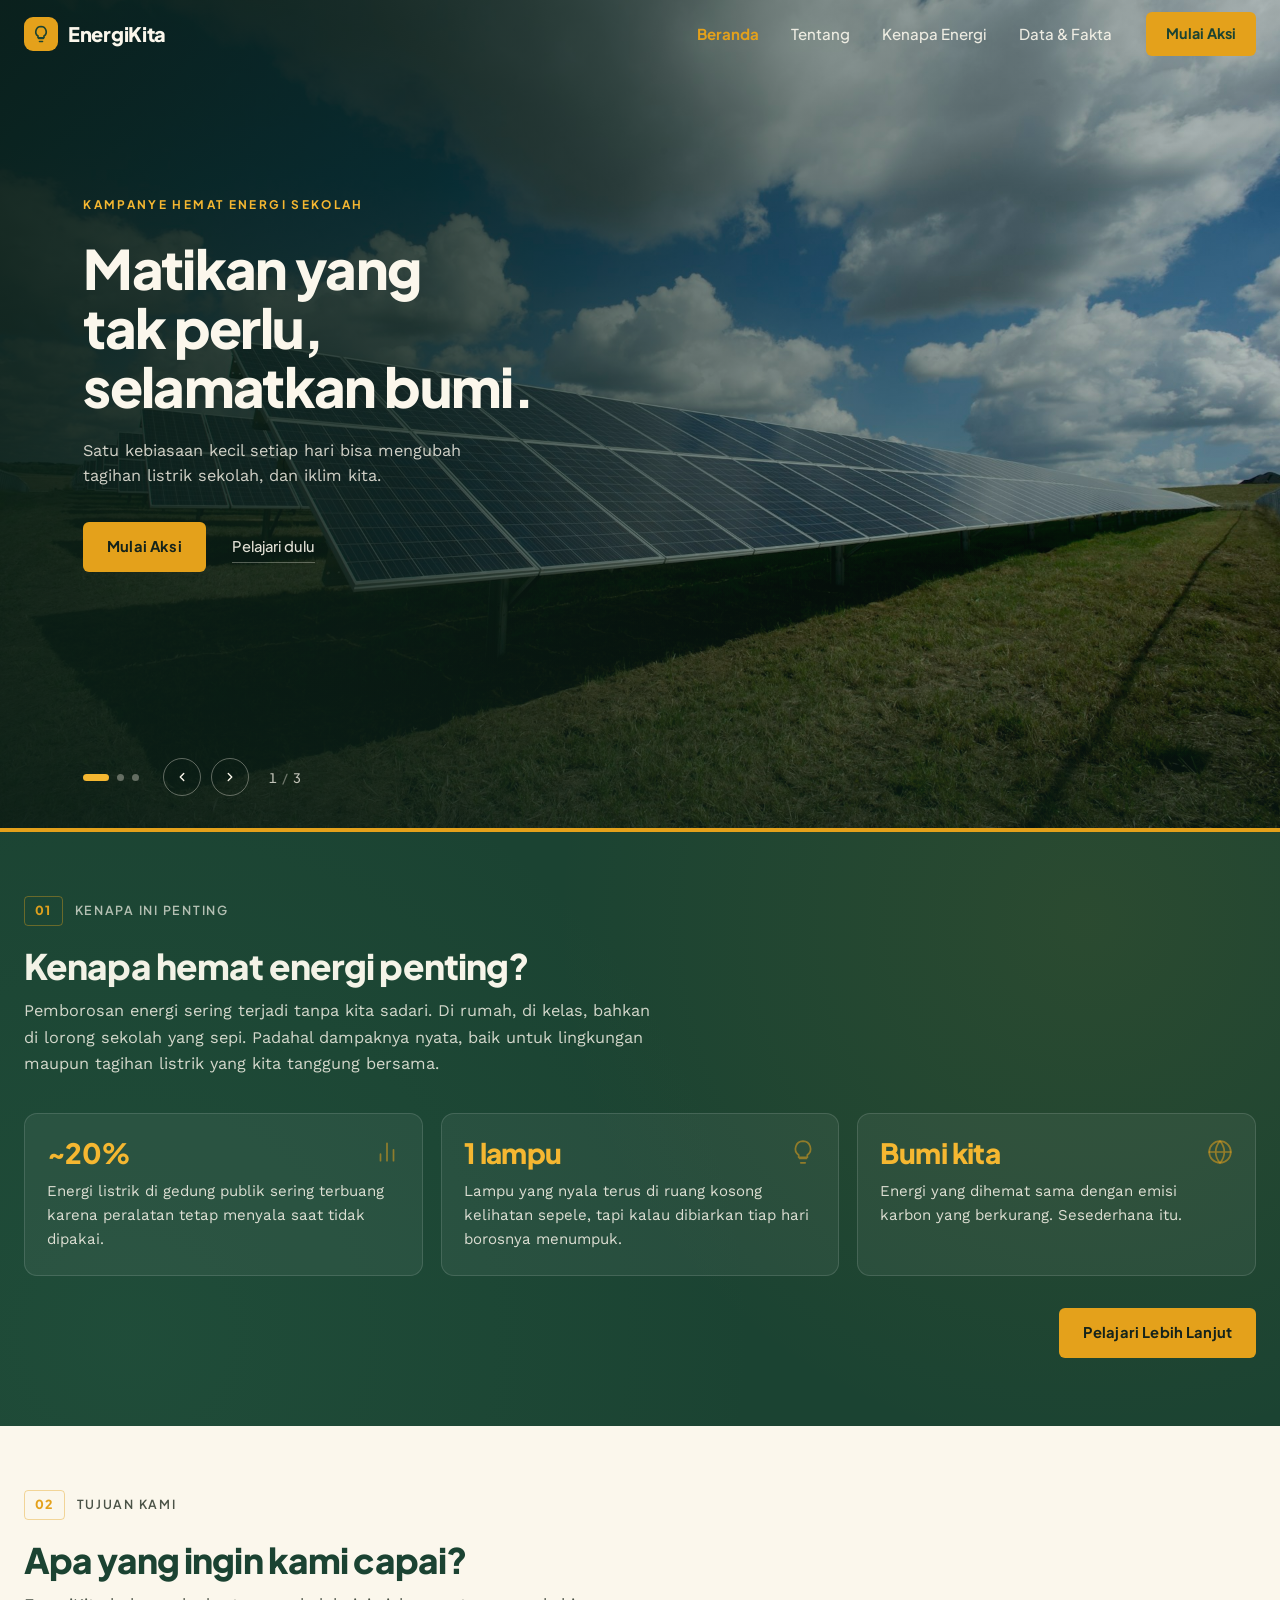
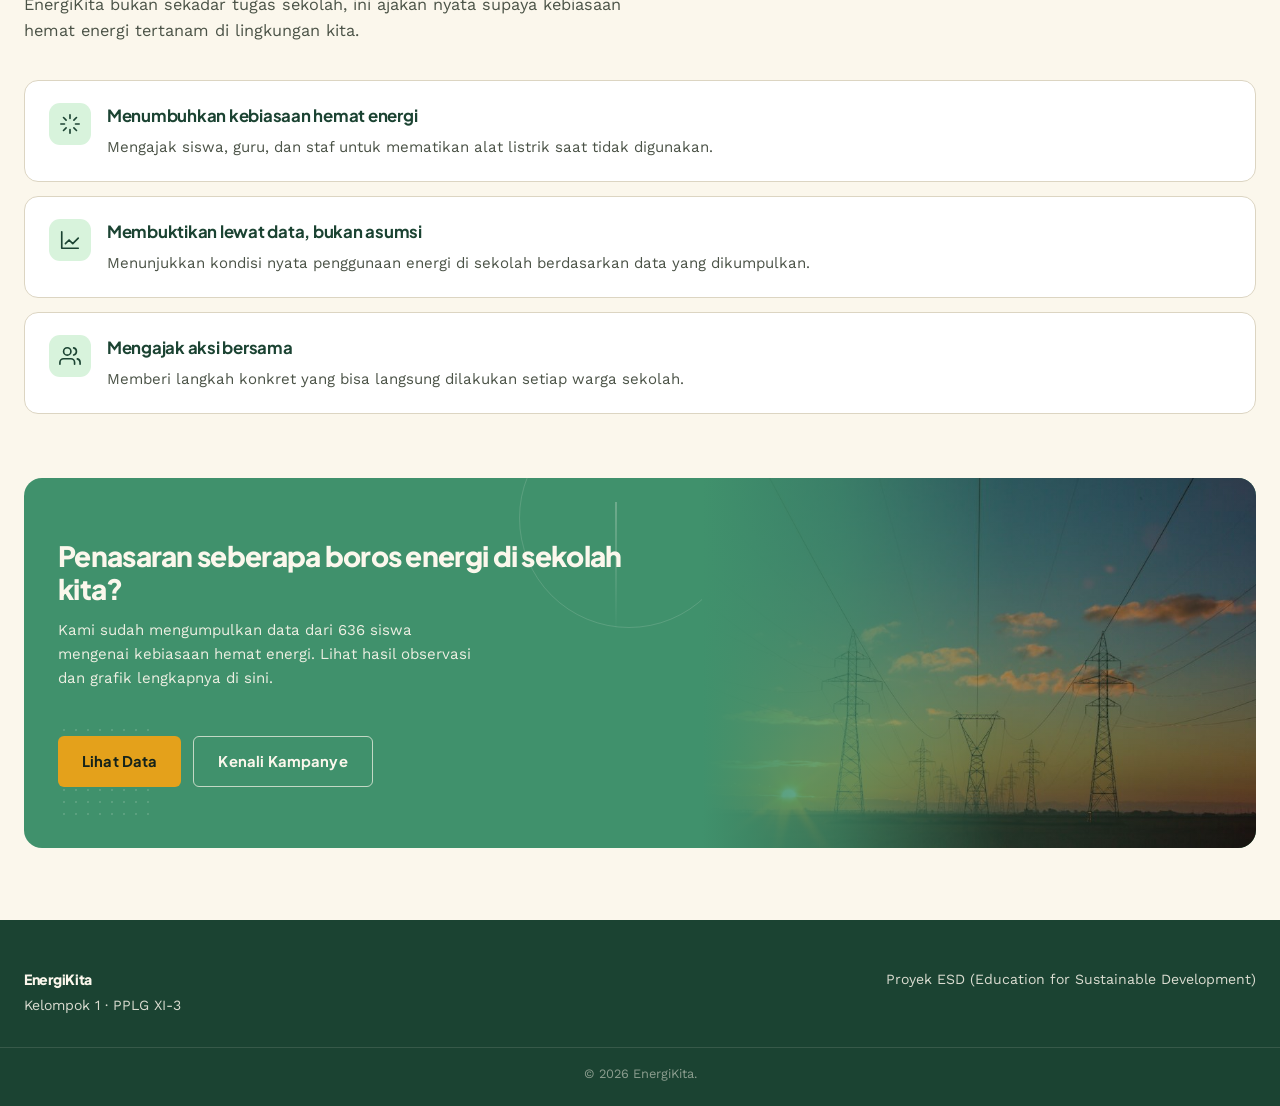
<file: index.html>
<!doctype html>
<html lang="id">
  <head>
    <meta charset="UTF-8" />
    <meta name="viewport" content="width=device-width,initial-scale=1" />
    <title>EnergiKita</title>
    <meta
      name="description"
      content="Ajakan hemat energi buat warga sekolah. Mulai dari kebiasaan kecil."
    />
    <link rel="stylesheet" href="css/style.css" />
  </head>
  <body>
    <header class="hd" id="barAtas">
      <div class="hd-in">
        <a href="index.html" class="logo">
          <span class="logo-ico" aria-hidden="true"
            ><svg
              viewBox="0 0 24 24"
              width="18"
              height="18"
              fill="none"
              stroke="currentColor"
              stroke-width="2.2"
              stroke-linecap="round"
              stroke-linejoin="round"
            >
              <path
                d="M9 18h6M10 22h4M12 2a7 7 0 0 0-4 12.7V17h8v-2.3A7 7 0 0 0 12 2z"
              /></svg
          ></span>
          <span>EnergiKita</span>
        </a>

        <button class="nav-burger" aria-label="Menu" aria-expanded="false">
          <span></span>
        </button>

        <nav class="nav">
          <ul>
            <li><a href="index.html" class="aktif">Beranda</a></li>
            <li><a href="tentang.html">Tentang</a></li>
            <li><a href="kenapa.html">Kenapa Energi</a></li>
            <li><a href="data-fakta.html">Data &amp; Fakta</a></li>
          </ul>
          <a class="nav-cta" href="tentang.html">Mulai Aksi</a>
        </nav>
      </div>
    </header>

    <main>
      <section class="hero" id="beranda">
        <div class="hero-w" id="jalur">
          <div class="hsl hsl-bg1 aktif">
            <div class="hsl-ovl"></div>
            <div class="hero-cnt">
              <span class="hero-tag">Kampanye Hemat Energi Sekolah</span>
              <h1>Matikan yang tak perlu,<br />selamatkan bumi.</h1>
              <p class="hero-p">
                Satu kebiasaan kecil setiap hari bisa mengubah tagihan listrik
                sekolah, dan iklim kita.
              </p>
              <div class="hero-btns">
                <a href="tentang.html" class="btn btn-gold">Mulai Aksi</a
                ><a href="#kenapa" class="btn-link">Pelajari dulu</a>
              </div>
            </div>
          </div>

          <div class="hsl hsl-bg2">
            <div class="hsl-ovl"></div>
            <div class="hero-cnt">
              <span class="hero-tag">Langkah Kecil, Dampak Besar</span>
              <h1>Satu lampu dimatikan,<br />satu langkah untuk bumi.</h1>
              <p class="hero-p">
                Hemat energi bukan imbauan, ini tindakan yang bisa dimulai hari
                ini, dari ruang kelas kita.
              </p>
              <div class="hero-btns">
                <a class="btn btn-gold" href="tentang.html">Mulai Sekarang</a>
                <a href="#kenapa" class="btn-link">Lihat alasannya</a>
              </div>
            </div>
          </div>

          <div class="hsl hsl-bg3">
            <div class="hsl-ovl"></div>
            <div class="hero-cnt">
              <span class="hero-tag">Aksi Bersama Warga Sekolah</span>
              <h1>Energi hemat,<br />sekolah hebat.</h1>
              <p class="hero-p">
                Keputusan kita bersama, berdasarkan data, bukan asumsi. Mari
                mulai dari sekarang.
              </p>
              <div class="hero-btns">
                <a href="tentang.html" class="btn btn-gold">Bergabung</a
                ><a href="#tujuan" class="btn-link">Tujuan kami</a>
              </div>
            </div>
          </div>
        </div>

        <div class="hero-ftr">
          <div class="ftr-in">
            <div class="ctrl">
              <div class="dots" id="titikList"></div>
              <button class="arw-prev" aria-label="Sebelumnya">
                <svg
                  viewBox="0 0 24 24"
                  width="14"
                  height="14"
                  fill="none"
                  stroke="currentColor"
                  stroke-width="2.4"
                  stroke-linecap="round"
                  stroke-linejoin="round"
                >
                  <path d="M15 18l-6-6 6-6" />
                </svg>
              </button>
              <button class="arw-next" aria-label="Berikutnya">
                <svg
                  viewBox="0 0 24 24"
                  width="14"
                  height="14"
                  fill="none"
                  stroke="currentColor"
                  stroke-width="2.4"
                  stroke-linecap="round"
                  stroke-linejoin="round"
                >
                  <path d="M9 18l6-6-6-6" />
                </svg>
              </button>
              <span class="slide-num"
                ><span id="nomorSekarang">1</span><span class="sn-sep">/</span
                ><span id="nomorTotal">3</span></span
              >
            </div>
          </div>
        </div>
      </section>

      <section class="sect-1" id="kenapa" data-bagian="01">
        <div class="sect-in">
          <div class="tag-row">
            <span class="tag-num">01</span>
            <span class="tag-lbl">Kenapa Ini Penting</span>
          </div>

          <div class="sh">
            <h2 class="sh-t">Kenapa hemat energi penting?</h2>
            <p class="sh-p">
              Pemborosan energi sering terjadi tanpa kita sadari. Di rumah, di
              kelas, bahkan di lorong sekolah yang sepi. Padahal dampaknya
              nyata, baik untuk lingkungan maupun tagihan listrik yang kita
              tanggung bersama.
            </p>
          </div>

          <div class="stat-grid">
            <div class="stat-c">
              <div class="sc-top">
                <span class="sc-num">~20%</span>
                <svg
                  class="sc-ico"
                  viewBox="0 0 24 24"
                  width="26"
                  height="26"
                  fill="none"
                  stroke="currentColor"
                  stroke-width="1.6"
                  stroke-linecap="round"
                  stroke-linejoin="round"
                >
                  <path d="M18 20V10M12 20V4M6 20v-6" />
                </svg>
              </div>
              <p>
                Energi listrik di gedung publik sering terbuang karena peralatan
                tetap menyala saat tidak dipakai.
              </p>
            </div>

            <div class="stat-c">
              <div class="sc-top">
                <span class="sc-num">1 lampu</span>
                <svg
                  class="sc-ico"
                  viewBox="0 0 24 24"
                  width="26"
                  height="26"
                  fill="none"
                  stroke="currentColor"
                  stroke-width="1.6"
                  stroke-linecap="round"
                  stroke-linejoin="round"
                >
                  <path
                    d="M9 18h6M10 22h4M12 2a7 7 0 0 0-4 12.7V17h8v-2.3A7 7 0 0 0 12 2z"
                  />
                </svg>
              </div>
              <p>
                Lampu yang nyala terus di ruang kosong kelihatan sepele, tapi
                kalau dibiarkan tiap hari borosnya menumpuk.
              </p>
            </div>

            <div class="stat-c">
              <div class="sc-top">
                <span class="sc-num">Bumi kita</span>
                <svg
                  class="sc-ico"
                  viewBox="0 0 24 24"
                  width="26"
                  height="26"
                  fill="none"
                  stroke="currentColor"
                  stroke-width="1.6"
                  stroke-linecap="round"
                  stroke-linejoin="round"
                >
                  <circle cx="12" cy="12" r="10" />
                  <path
                    d="M2 12h20M12 2a15.3 15.3 0 0 1 4 10 15.3 15.3 0 0 1-4 10 15.3 15.3 0 0 1-4-10 15.3 15.3 0 0 1 4-10z"
                  />
                </svg>
              </div>
              <p>
                Energi yang dihemat sama dengan emisi karbon yang berkurang.
                Sesederhana itu.
              </p>
            </div>
          </div>

          <div class="end-row">
            <a href="kenapa.html" class="btn btn-gold">Pelajari Lebih Lanjut</a>
          </div>
        </div>
      </section>

      <section class="sect-2" id="tujuan">
        <div class="sect-in">
          <div class="tag-row">
            <span class="tag-num">02</span>
            <span class="tag-lbl">Tujuan Kami</span>
          </div>

          <div class="sh">
            <h2 class="sh-t">Apa yang ingin kami capai?</h2>
            <p class="sh-p">
              EnergiKita bukan sekadar tugas sekolah, ini ajakan nyata supaya
              kebiasaan hemat energi tertanam di lingkungan kita.
            </p>
          </div>

          <ul class="msn-list">
            <li>
              <span class="msn-ico"
                ><svg
                  viewBox="0 0 24 24"
                  width="22"
                  height="22"
                  fill="none"
                  stroke="currentColor"
                  stroke-width="1.8"
                  stroke-linecap="round"
                  stroke-linejoin="round"
                >
                  <path
                    d="M12 2v4M12 18v4M4.93 4.93l2.83 2.83M16.24 16.24l2.83 2.83M2 12h4M18 12h4M4.93 19.07l2.83-2.83M16.24 7.76l2.83-2.83"
                  /></svg
              ></span>
              <div>
                <h3>Menumbuhkan kebiasaan hemat energi</h3>
                <p>
                  Mengajak siswa, guru, dan staf untuk mematikan alat listrik
                  saat tidak digunakan.
                </p>
              </div>
            </li>
            <li>
              <span class="msn-ico"
                ><svg
                  viewBox="0 0 24 24"
                  width="22"
                  height="22"
                  fill="none"
                  stroke="currentColor"
                  stroke-width="1.8"
                  stroke-linecap="round"
                  stroke-linejoin="round"
                >
                  <path d="M3 3v18h18" />
                  <path d="M7 16l4-4 4 4 6-6" /></svg
              ></span>
              <div>
                <h3>Membuktikan lewat data, bukan asumsi</h3>
                <p>
                  Menunjukkan kondisi nyata penggunaan energi di sekolah
                  berdasarkan data yang dikumpulkan.
                </p>
              </div>
            </li>
            <li>
              <span class="msn-ico"
                ><svg
                  viewBox="0 0 24 24"
                  width="22"
                  height="22"
                  fill="none"
                  stroke="currentColor"
                  stroke-width="1.8"
                  stroke-linecap="round"
                  stroke-linejoin="round"
                >
                  <path d="M17 21v-2a4 4 0 0 0-4-4H5a4 4 0 0 0-4 4v2" />
                  <circle cx="9" cy="7" r="4" />
                  <path
                    d="M23 21v-2a4 4 0 0 0-3-3.87M16 3.13a4 4 0 0 1 0 7.75"
                  /></svg
              ></span>
              <div>
                <h3>Mengajak aksi bersama</h3>
                <p>
                  Memberi langkah konkret yang bisa langsung dilakukan setiap
                  warga sekolah.
                </p>
              </div>
            </li>
          </ul>
        </div>
      </section>

     <section id="data-fakta" class="teaser">
<div class="sect-in">
<div class="teaser-c">

<div class="dec dec-c1" aria-hidden="true"></div>
<div class="dec dec-c2" aria-hidden="true"></div>
<div class="dec dec-c3" aria-hidden="true"></div>

<div class="teaser-txt">
  <!-- Badge span dihapus -->
  <h2>Penasaran seberapa boros energi di sekolah kita?</h2>
  <p>Kami sudah mengumpulkan data dari 636 siswa mengenai kebiasaan hemat energi. Lihat hasil observasi dan grafik lengkapnya di sini.</p>
  
  <!-- Tombol dibungkus div baru agar berdampingan -->
  <div class="teaser-btns">
    <a href="data-fakta.html" class="btn btn-gold">Lihat Data</a>
    <a href="tentang.html" class="btn btn-outline">Kenali Kampanye</a>
  </div>
</div>

<div class="teaser-img">
<img src="assets/teaser-solar.jpg" alt="Panel surya">
</div>

</div>
</div>
</section>
    </main>

    <footer class="ftr">
      <div class="foot-in">
        <div class="ftr-col">
          <p class="ftr-logo">EnergiKita</p>
          <p>Kelompok 1 · PPLG XI-3</p>
        </div>
        <div class="ftr-col">
          <p>Proyek ESD (Education for Sustainable Development)</p>
        </div>
      </div>
      <div class="ftr-copy">© 2026 EnergiKita.</div>
    </footer>

    <script src="js/script.js"></script>
  </body>
</html>
</file>
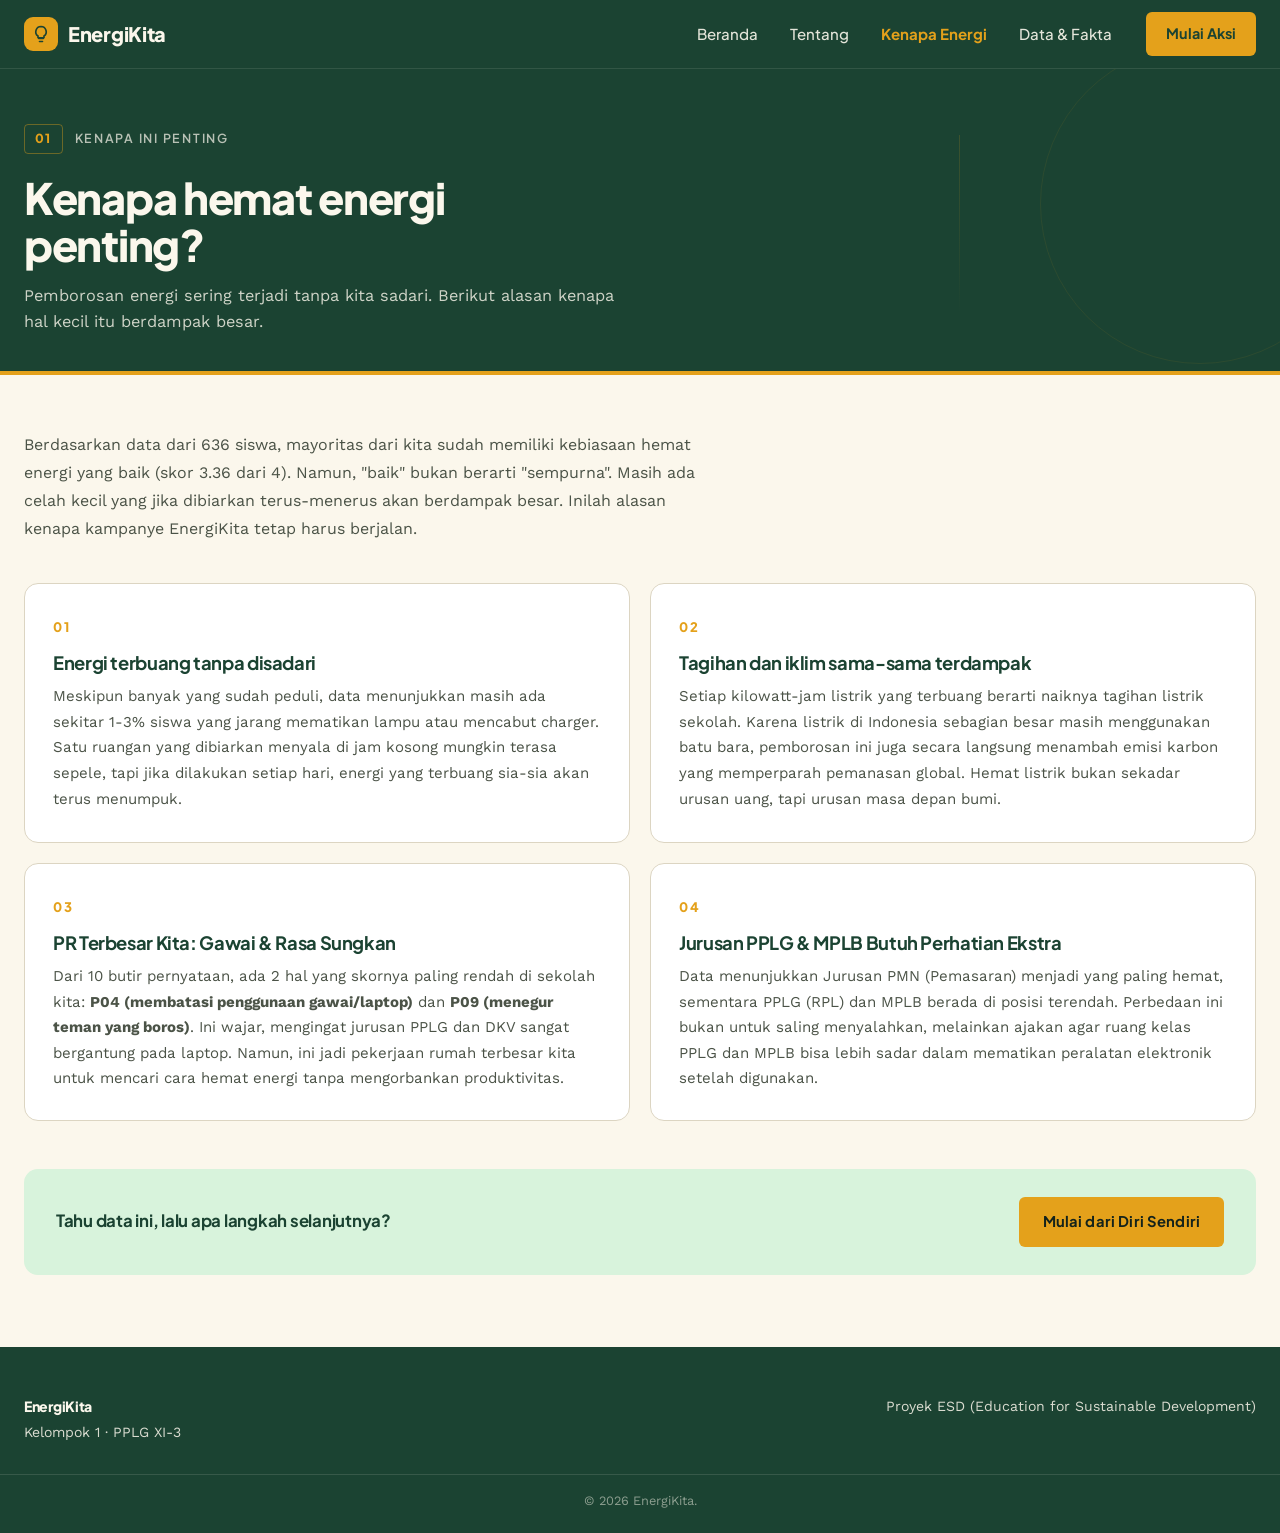
<file: kenapa.html>
<!doctype html>
<html lang="id">
  <head>
    <meta charset="UTF-8" />
    <meta name="viewport" content="width=device-width,initial-scale=1" />
    <title>Kenapa Hemat Energi Penting</title>
    <meta
      name="description"
      content="Alasan di balik kampanye hemat energi EnergiKita."
    />
    <link rel="stylesheet" href="css/style.css" />
  </head>
  <body class="hal-kenapa">
    <header class="hd" id="barAtas">
      <div class="hd-in">
        <a href="index.html" class="logo">
          <span class="logo-ico" aria-hidden="true"
            ><svg
              viewBox="0 0 24 24"
              width="18"
              height="18"
              fill="none"
              stroke="currentColor"
              stroke-width="2.2"
              stroke-linecap="round"
              stroke-linejoin="round"
            >
              <path
                d="M9 18h6M10 22h4M12 2a7 7 0 0 0-4 12.7V17h8v-2.3A7 7 0 0 0 12 2z"
              /></svg
          ></span>
          <span>EnergiKita</span>
        </a>
        <button class="nav-burger" aria-label="Menu" aria-expanded="false">
          <span></span>
        </button>
        <nav class="nav">
          <ul>
            <li><a href="index.html">Beranda</a></li>
            <li><a href="tentang.html">Tentang</a></li>
            <li><a href="kenapa.html" class="aktif">Kenapa Energi</a></li>
            <li><a href="data-fakta.html">Data &amp; Fakta</a></li>
          </ul>
          <a class="nav-cta" href="tentang.html">Mulai Aksi</a>
        </nav>
      </div>
    </header>

    <main>
      <section class="phead">
        <div class="phead-in">
          <div class="ph-dec1" aria-hidden="true"></div>
          <div class="ph-dec2" aria-hidden="true"></div>

          <div class="tag-row tag-light">
            <span class="tag-num">01</span>
            <span class="tag-lbl">Kenapa Ini Penting</span>
          </div>
          <h1>Kenapa hemat energi penting?</h1>
          <p class="phead-sub">
            Pemborosan energi sering terjadi tanpa kita sadari. Berikut alasan
            kenapa hal kecil itu berdampak besar.
          </p>
        </div>
      </section>

      <section class="story">
        <div class="story-in">
          <!-- Teks Pembuka disesuaikan dengan data (apresiasi dulu, baru beri PR) -->
          <p class="intro-p">
            Berdasarkan data dari 636 siswa, mayoritas dari kita sudah memiliki
            kebiasaan hemat energi yang baik (skor 3.36 dari 4). Namun, "baik"
            bukan berarti "sempurna". Masih ada celah kecil yang jika dibiarkan
            terus-menerus akan berdampak besar. Inilah alasan kenapa kampanye
            EnergiKita tetap harus berjalan.
          </p>

          <div class="why-grid">
            <article class="why-c">
              <span class="why-n">01</span>
              <h3>Energi terbuang tanpa disadari</h3>
              <p>
                Meskipun banyak yang sudah peduli, data menunjukkan masih ada
                sekitar 1-3% siswa yang jarang mematikan lampu atau mencabut
                charger. Satu ruangan yang dibiarkan menyala di jam kosong
                mungkin terasa sepele, tapi jika dilakukan setiap hari, energi
                yang terbuang sia-sia akan terus menumpuk.
              </p>
            </article>

            <article class="why-c">
              <span class="why-n">02</span>
              <h3>Tagihan dan iklim sama-sama terdampak</h3>
              <p>
                Setiap kilowatt-jam listrik yang terbuang berarti naiknya
                tagihan listrik sekolah. Karena listrik di Indonesia sebagian
                besar masih menggunakan batu bara, pemborosan ini juga secara
                langsung menambah emisi karbon yang memperparah pemanasan
                global. Hemat listrik bukan sekadar urusan uang, tapi urusan
                masa depan bumi.
              </p>
            </article>

            <article class="why-c">
              <span class="why-n">03</span>
              <h3>PR Terbesar Kita: Gawai & Rasa Sungkan</h3>
              <p>
                Dari 10 butir pernyataan, ada 2 hal yang skornya paling rendah
                di sekolah kita:
                <b>P04 (membatasi penggunaan gawai/laptop)</b> dan
                <b>P09 (menegur teman yang boros)</b>. Ini wajar, mengingat
                jurusan PPLG dan DKV sangat bergantung pada laptop. Namun, ini
                jadi pekerjaan rumah terbesar kita untuk mencari cara hemat
                energi tanpa mengorbankan produktivitas.
              </p>
            </article>

            <article class="why-c">
              <span class="why-n">04</span>
              <h3>Jurusan PPLG & MPLB Butuh Perhatian Ekstra</h3>
              <p>
                Data menunjukkan Jurusan PMN (Pemasaran) menjadi yang paling
                hemat, sementara PPLG (RPL) dan MPLB berada di posisi terendah.
                Perbedaan ini bukan untuk saling menyalahkan, melainkan ajakan
                agar ruang kelas PPLG dan MPLB bisa lebih sadar dalam mematikan
                peralatan elektronik setelah digunakan.
              </p>
            </article>
          </div>

          <div class="cta-end">
            <p>Tahu data ini, lalu apa langkah selanjutnya?</p>
            <a href="tentang.html" class="btn btn-gold"
              >Mulai dari Diri Sendiri</a
            >
          </div>
        </div>
      </section>
    </main>

    <footer class="ftr">
      <div class="foot-in">
        <div class="ftr-col">
          <p class="ftr-logo">EnergiKita</p>
          <p>Kelompok 1 · PPLG XI-3</p>
        </div>
        <div class="ftr-col">
          <p>Proyek ESD (Education for Sustainable Development)</p>
        </div>
      </div>
      <div class="ftr-copy">© 2026 EnergiKita.</div>
    </footer>

    <script src="js/script.js"></script>
  </body>
</html>
</file>
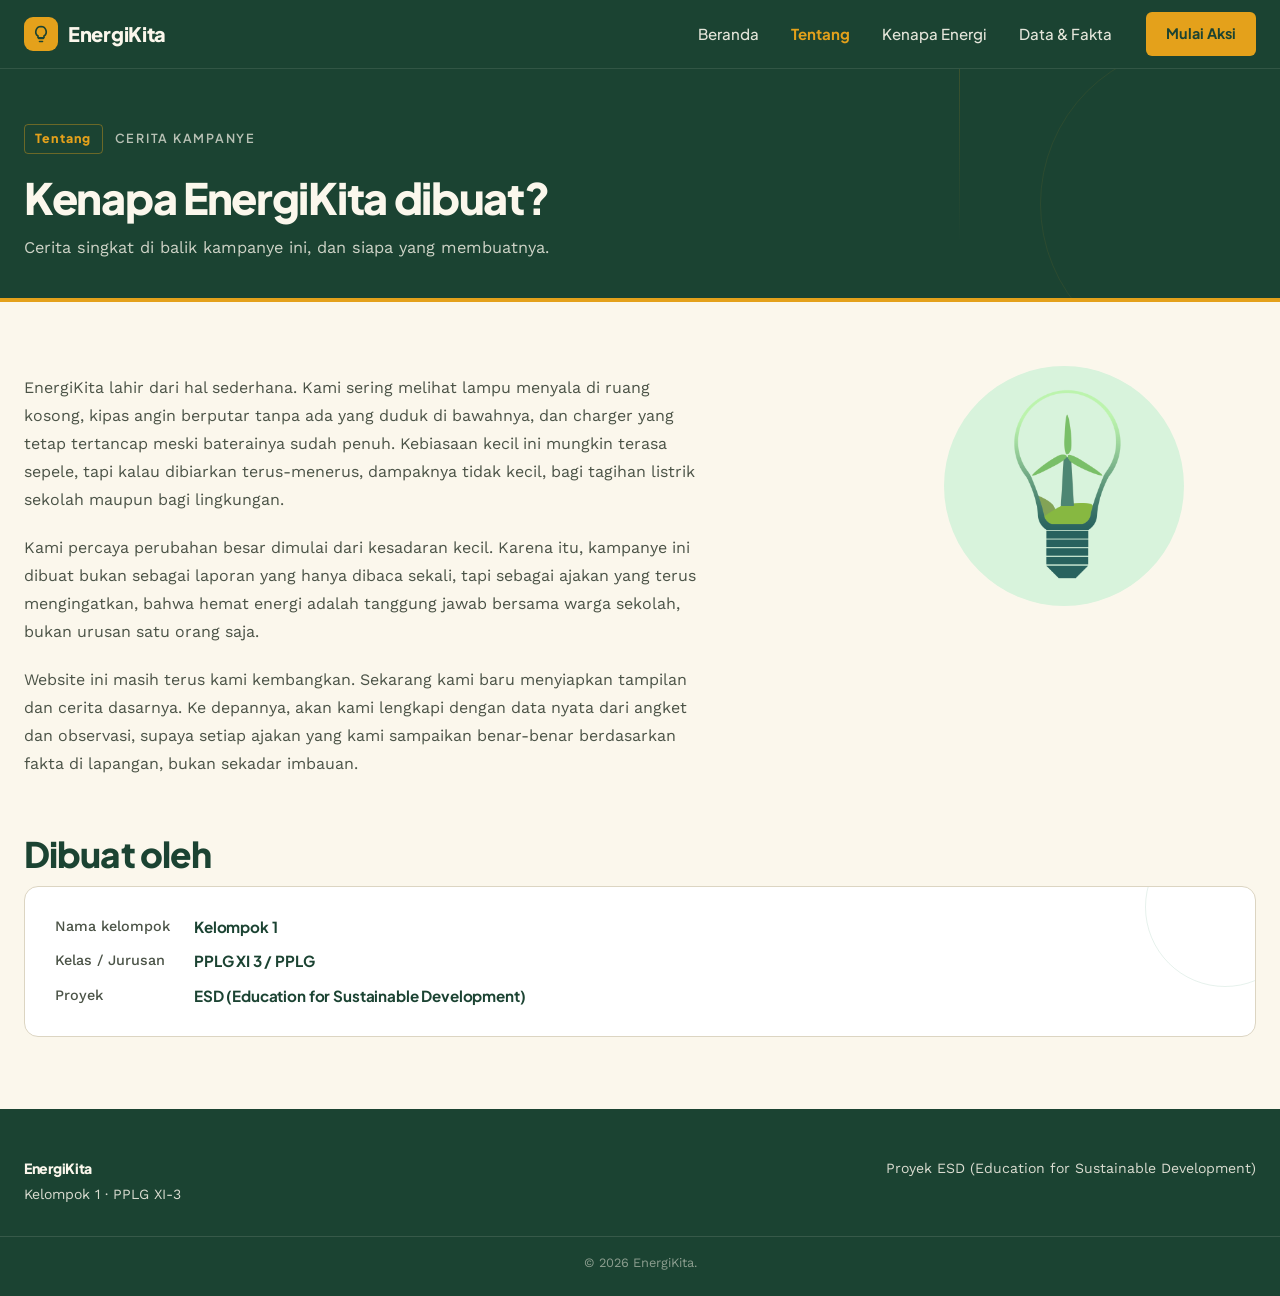
<file: tentang.html>
<!doctype html>
<html lang="id">
  <head>
    <meta charset="UTF-8" />
    <meta name="viewport" content="width=device-width,initial-scale=1" />
    <title>Tentang EnergiKita</title>
    <meta name="description" content="Cerita di balik kampanye EnergiKita." />
    <link rel="stylesheet" href="css/style.css" />
  </head>
  <body class="hal-tentang">
    <header class="hd" id="barAtas">
      <div class="hd-in">
        <a href="index.html" class="logo">
          <span class="logo-ico" aria-hidden="true"
            ><svg
              viewBox="0 0 24 24"
              width="18"
              height="18"
              fill="none"
              stroke="currentColor"
              stroke-width="2.2"
              stroke-linecap="round"
              stroke-linejoin="round"
            >
              <path
                d="M9 18h6M10 22h4M12 2a7 7 0 0 0-4 12.7V17h8v-2.3A7 7 0 0 0 12 2z"
              /></svg
          ></span>
          <span>EnergiKita</span>
        </a>
        <button class="nav-burger" aria-label="Menu" aria-expanded="false">
          <span></span>
        </button>
        <nav class="nav">
          <ul>
            <li><a href="index.html">Beranda</a></li>
            <li><a href="tentang.html" class="aktif">Tentang</a></li>
            <li><a href="kenapa.html">Kenapa Energi</a></li>
            <li><a href="data-fakta.html">Data &amp; Fakta</a></li>
          </ul>
          <a class="nav-cta" href="index.html#data-fakta">Mulai Aksi</a>
        </nav>
      </div>
    </header>

    <main>
      <section class="phead">
        <div class="phead-in">
          <div class="ph-dec1" aria-hidden="true"></div>
          <div class="ph-dec2" aria-hidden="true"></div>

          <div class="tag-row tag-light">
            <span class="tag-num">Tentang</span>
            <span class="tag-lbl">Cerita Kampanye</span>
          </div>

          <h1>Kenapa EnergiKita dibuat?</h1>
          <p class="phead-sub">
            Cerita singkat di balik kampanye ini, dan siapa yang membuatnya.
          </p>
        </div>
      </section>

      <section class="story">
        <div class="story-in">
          <div class="story-g">
            <div class="story-txt">
              <p>
                EnergiKita lahir dari hal sederhana. Kami sering melihat lampu
                menyala di ruang kosong, kipas angin berputar tanpa ada yang
                duduk di bawahnya, dan charger yang tetap tertancap meski
                baterainya sudah penuh. Kebiasaan kecil ini mungkin terasa
                sepele, tapi kalau dibiarkan terus-menerus, dampaknya tidak
                kecil, bagi tagihan listrik sekolah maupun bagi lingkungan.
              </p>
              <p>
                Kami percaya perubahan besar dimulai dari kesadaran kecil.
                Karena itu, kampanye ini dibuat bukan sebagai laporan yang hanya
                dibaca sekali, tapi sebagai ajakan yang terus mengingatkan,
                bahwa hemat energi adalah tanggung jawab bersama warga sekolah,
                bukan urusan satu orang saja.
              </p>
              <p>
                Website ini masih terus kami kembangkan. Sekarang kami baru
                menyiapkan tampilan dan cerita dasarnya. Ke depannya, akan kami
                lengkapi dengan data nyata dari angket dan observasi, supaya
                setiap ajakan yang kami sampaikan benar-benar berdasarkan fakta
                di lapangan, bukan sekadar imbauan.
              </p>
            </div>

            <div class="illus">
              <div class="illus-c">
                <img
                  src="assets/lampu.png"
                  alt="Ilustrasi lampu hemat energi"
                />
              </div>
            </div>
          </div>

          <h2 class="sh-t id-head">Dibuat oleh</h2>
          <div class="id-card">
            <div class="id-dec"></div>
            <dl>
              <dt>Nama kelompok</dt>
              <dd>Kelompok 1</dd>
              <dt>Kelas / Jurusan</dt>
              <dd>PPLG XI 3 / PPLG</dd>
              <dt>Proyek</dt>
              <dd>ESD (Education for Sustainable Development)</dd>
            </dl>
          </div>
        </div>
      </section>
    </main>

    <footer class="ftr">
      <div class="foot-in">
        <div class="ftr-col">
          <p class="ftr-logo">EnergiKita</p>
          <p>Kelompok 1 · PPLG XI-3</p>
        </div>
        <div class="ftr-col">
          <p>Proyek ESD (Education for Sustainable Development)</p>
        </div>
      </div>
      <div class="ftr-copy">© 2026 EnergiKita.</div>
    </footer>

    <script src="js/script.js"></script>
  </body>
</html>
</file>
<file: css/style.css>
@import url("https://fonts.googleapis.com/css2?family=Plus+Jakarta+Sans:wght@400;500;700;800&family=Work+Sans:wght@400;500;600&display=swap");

/* EnergiKita
   ditulis 12 maret, revisi terakhir sebelum dikumpulin
   warna utama: hijau #1B4332, gold #E4A11B, background krem #FBF7EC
   font: Plus Jakarta Sans buat header, Work Sans buat body */

*,
*::before,
*::after {
  box-sizing: border-box;
}

body {
  margin: 0;
  background: #fbf7ec;
  color: #21261f;
  font-family: "Work Sans", system-ui, sans-serif;
  -webkit-font-smoothing: antialiased;
  line-height: 1.6;
}

html {
  scroll-behavior: smooth;
  scroll-padding-top: 80px;
}

img,
svg {
  max-width: 100%;
  display: block;
  height: auto;
}

ul,
ol {
  list-style: none;
  margin: 0;
  padding: 0;
}

a {
  color: inherit;
}

/* HEADER --- dulu sempet mau transparan terus, tapi ga kebaca pas scroll, jadinya ada .sticky */

.hd {
  position: fixed;
  top: 0;
  left: 0;
  right: 0;
  z-index: 100;
  background: transparent;
  border-bottom: 1px solid transparent;
  -webkit-transition:
    background 0.3s ease,
    border-color 0.3s ease;
  transition:
    background 0.3s ease,
    border-color 0.3s ease,
    backdrop-filter 0.3s ease;
}
.hd.sticky {
  background: rgba(251, 247, 236, 0.96);
  backdrop-filter: blur(10px);
  -webkit-backdrop-filter: blur(10px);
  border-bottom-color: #dcd5c2;
}

.hd-in {
  max-width: 1280px;
  margin: 0 auto;
  padding: 0 24px;
  display: flex;
  align-items: center;
  justify-content: space-between;
  min-height: 68px;
  gap: 20px;
  width: 100%;
}

.logo {
  display: flex;
  align-items: center;
  gap: 10px;
  font-family: "Plus Jakarta Sans", system-ui, sans-serif;
  font-weight: 800;
  font-size: 1.25rem;
  letter-spacing: -0.015em;
  color: #fbf7ec;
  text-decoration: none;
  transition: color 0.3s;
  flex-shrink: 0;
}

.logo-ico {
  width: 34px;
  height: 34px;
  border-radius: 9px;
  background: #e4a11b;
  display: grid;
  place-items: center;
  color: #1b4332;
  flex-shrink: 0;
  line-height: 1;
}

.hd.sticky .logo {
  color: #1b4332;
}

.nav-burger {
  display: none;
  background: none;
  border: 2px solid rgba(251, 247, 236, 0.8);
  border-radius: 8px;
  width: 42px;
  height: 38px;
  cursor: pointer;
  position: relative;
  transition: border-color 0.3s;
}

.hd.sticky .nav-burger {
  border-color: #1b4332;
}

.nav-burger span,
.nav-burger span::before,
.nav-burger span::after {
  content: "";
  position: absolute;
  left: 9px;
  right: 9px;
  height: 2px;
  background: #fbf7ec;
  transition:
    transform 0.2s ease,
    background 0.3s ease;
}
.hd.sticky .nav-burger span,
.hd.sticky .nav-burger span::before,
.hd.sticky .nav-burger span::after {
  background: #1b4332;
}

.nav-burger span {
  top: 18px;
}
.nav-burger span::before {
  top: -7px;
}
.nav-burger span::after {
  top: 7px;
}

.nav {
  display: flex;
  align-items: center;
  gap: 8px;
}
.nav ul {
  display: flex;
  align-items: center;
  gap: 4px;
}
.nav ul a {
  display: inline-block;
  padding: 8px 14px;
  text-decoration: none;
  font-family: "Plus Jakarta Sans", system-ui, sans-serif;
  font-weight: 500;
  font-size: 0.94rem;
  color: rgba(251, 247, 236, 0.9);
  border-radius: 6px;
  transition: color 0.2s;
  outline: none;
}
.nav ul a:hover {
  color: #e4a11b;
}
.nav ul a.aktif {
  color: #e4a11b;
  font-weight: 700;
}

.hd.sticky .nav ul a {
  color: #4b5347;
}
.hd.sticky .nav ul a:hover,
.hd.sticky .nav ul a.aktif {
  color: #1b4332;
}

.nav-cta {
  display: inline-flex;
  align-items: center;
  padding: 10px 20px;
  background: #e4a11b;
  color: #1b4332;
  font-family: "Plus Jakarta Sans", system-ui, sans-serif;
  font-weight: 700;
  font-size: 0.9rem;
  text-decoration: none;
  border-radius: 6px;
  transition:
    background 0.2s,
    transform 0.15s ease;
  margin-left: 12px;
  white-space: nowrap;
  border: 0;
}
.nav-cta:hover {
  background: #f5b731;
  transform: translateY(-1px);
}

.hal-tentang .hd, .hal-kenapa .hd, .hal-data .hd {
  background: #1B4332;
  border-bottom-color: rgba(251,247,236,.1)
}

/* TOMBOL — 3 varian: gold (isi), link (underline), outline (garis) */

.btn {
  display: inline-flex;
  align-items: center;
  padding: 13px 24px;
  border-radius: 6px;
  font-family: "Plus Jakarta Sans", system-ui, sans-serif;
  font-weight: 700;
  font-size: 0.92rem;
  text-decoration: none;
  letter-spacing: 0.01em;
  white-space: nowrap;
  transition: all 0.2s ease;
  cursor: pointer;
}

.btn-gold {
  background: #e4a11b;
  color: #14231b;
}
.btn-gold:hover {
  background: #f5b731;
  transform: translateY(-2px);
  -webkit-box-shadow: 0 10px 24px rgba(228, 161, 27, 0.3);
  box-shadow: 0 10px 24px rgba(228, 161, 27, 0.3);
}

.btn-link {
  display: inline-flex;
  align-items: center;
  color: rgba(251, 247, 236, 0.9);
  font-family: "Plus Jakarta Sans", system-ui, sans-serif;
  font-size: 0.92rem;
  font-weight: 500;
  text-decoration: none;
  padding: 4px 0;
  border-bottom: 1px solid rgba(251, 247, 236, 0.3);
  transition:
    color 0.2s,
    border-color 0.2s;
}
.btn-link:hover {
  color: #f5b731;
  border-bottom-color: #f5b731;
}

.btn-outline {
  background: transparent;
  border: 1.5px solid #1b4332;
  color: #1b4332;
}
.btn-outline:hover {
  background: #1b4332;
  color: #fbf7ec;
}

/* HERO
   padding kiri teks pakai clamp karena sempet kepotong di laptop 13 inch punya bu guru */

.hero {
  position: relative;
  height: 92vh;
  min-height: 620px;
  max-height: 860px;
  overflow: hidden;
  background: #0b1f17;
}

.hero-w {
  position: relative;
  width: 100%;
  height: 100%;
}

.hsl {
  position: absolute;
  inset: 0;
  background-size: cover;
  background-position: center;
  opacity: 0;
  transition: opacity 1.1s ease-out;
  pointer-events: none;
}

.hsl-bg1 {
  background-image: url("../assets/hero-1.jpg");
}
.hsl-bg2 {
  background-image: url("../assets/hero-2.jpg");
}
.hsl-bg3 {
  background-image: url("../assets/hero-3.jpg");
}

.hsl.aktif {
  opacity: 1;
  pointer-events: auto;
}

.hsl-ovl {
  position: absolute;
  inset: 0;
  background:
    linear-gradient(
      100deg,
      rgba(11, 31, 23, 0.92) 0%,
      rgba(11, 31, 23, 0.78) 32%,
      rgba(11, 31, 23, 0.42) 62%,
      rgba(11, 31, 23, 0.18) 100%
    ),
    linear-gradient(to top, rgba(11, 31, 23, 0.55) 0%, rgba(11, 31, 23, 0) 35%);
}

.hero-cnt {
  position: relative;
  z-index: 2;
  height: 100%;
  display: flex;
  flex-direction: column;
  justify-content: center;
  align-items: flex-start;
  text-align: left;
  padding-top: 100px;
  padding-bottom: 160px;
  padding-left: clamp(40px, 6.5vw, 120px);
  padding-right: clamp(24px, 4vw, 80px);
  max-width: 640px;
}

.hero-tag {
  display: inline-block;
  font-family: "Plus Jakarta Sans", system-ui, sans-serif;
  font-size: 0.74rem;
  font-weight: 700;
  letter-spacing: 0.2em;
  text-transform: uppercase;
  color: #f5b731;
  margin-bottom: 24px;
}

.hero-cnt h1 {
  font-family: "Plus Jakarta Sans", system-ui, sans-serif;
  font-size: clamp(2rem, 4.3vw, 3.4rem);
  line-height: 1.08;
  margin: 0 0 22px;
  color: #fbf7ec;
  font-weight: 800;
  letter-spacing: -0.03em;
  text-wrap: balance;
}

.hero-p {
  max-width: 44ch;
  color: rgba(251, 247, 236, 0.82);
  margin: 0 0 34px;
  font-size: 1.02rem;
  line-height: 1.55;
}

.hero-btns {
  display: inline-flex;
  align-items: center;
  gap: 26px;
  flex-wrap: wrap;
}

/* HERO FOOTER - kontrol slide */

.hero-ftr {
  position: absolute;
  left: 0;
  right: 0;
  bottom: 0;
  z-index: 5;
  padding-bottom: 32px;
}

.ftr-in {
  padding-left: clamp(40px, 6.5vw, 120px);
  padding-right: clamp(24px, 4vw, 80px);
  display: flex;
  align-items: center;
  justify-content: flex-start;
  gap: 24px;
  width: 100%;
}

.ctrl {
  display: flex;
  align-items: center;
  gap: 10px;
}
.dots {
  display: flex;
  align-items: center;
  gap: 8px;
  margin-right: 14px;
}

.dot {
  width: 7px;
  height: 7px;
  border-radius: 50%;
  border: 0;
  background: rgba(251, 247, 236, 0.35);
  cursor: pointer;
  padding: 0;
  transition:
    background 0.3s,
    width 0.35s;
}
.dot.aktif {
  background: #f5b731;
  width: 26px;
  border-radius: 4px;
}

.arw-prev,
.arw-next {
  width: 38px;
  height: 38px;
  border-radius: 50%;
  border: 1.2px solid rgba(251, 247, 236, 0.35);
  background: transparent;
  color: #fbf7ec;
  cursor: pointer;
  display: grid;
  place-items: center;
  transition:
    background 0.2s,
    border-color 0.2s;
  padding: 0;
}
.arw-prev:hover,
.arw-next:hover {
  background: rgba(251, 247, 236, 0.12);
  border-color: rgba(251, 247, 236, 0.7);
}

.slide-num {
  margin-left: 10px;
  font-family: "Plus Jakarta Sans", system-ui, sans-serif;
  font-size: 0.82rem;
  font-weight: 500;
  letter-spacing: 0.06em;
  color: rgba(251, 247, 236, 0.75);
  font-variant-numeric: tabular-nums;
}
.sn-sep {
  margin: 0 4px;
  opacity: 0.5;
}

/* SECTION 01 - kenapa hemat energi penting */

.sect-1 {
  background: #1b4332;
  color: #fbf7ec;
  overflow: hidden;
  position: relative;
  padding: 64px 0 68px;
  border-top: 4px solid #e4a11b;
}
.sect-1 .sh-t,
.sect-1 .sh-p {
  color: #fbf7ec;
}
.sect-1 .sh-p {
  opacity: 0.82;
}

.sect-1::before {
  content: "";
  position: absolute;
  inset: 0;
  background-image:
    radial-gradient(
      circle at 85% 15%,
      rgba(228, 161, 27, 0.08) 0,
      transparent 45%
    ),
    radial-gradient(
      circle at 10% 85%,
      rgba(64, 145, 108, 0.12) 0,
      transparent 50%
    );
  pointer-events: none;
}

.tag-row {
  display: flex;
  align-items: center;
  gap: 12px;
  margin-bottom: 20px;
}
.tag-num {
  font-size: 0.78rem;
  font-weight: 800;
  color: #e4a11b;
  letter-spacing: 0.1em;
  padding: 4px 10px;
  border: 1px solid rgba(228, 161, 27, 0.4);
  border-radius: 4px;
  font-family: "Plus Jakarta Sans", system-ui, sans-serif;
}
.tag-lbl {
  font-size: 0.78rem;
  font-weight: 600;
  letter-spacing: 0.14em;
  text-transform: uppercase;
  color: #4b5347;
  font-family: "Plus Jakarta Sans", system-ui, sans-serif;
}

.sect-1 .tag-lbl,
.tag-light .tag-lbl {
  color: rgba(251, 247, 236, 0.7);
}
.tag-light .tag-num {
  color: #e4a11b;
}

.sh {
  margin-bottom: 36px;
}

.sh-t {
  font-family: "Plus Jakarta Sans", system-ui, sans-serif;
  font-size: clamp(1.7rem, 3vw, 2.2rem);
  color: #1b4332;
  margin: 0 0 12px;
  font-weight: 800;
  letter-spacing: -0.025em;
  line-height: 1.15;
}
.sh-p {
  color: #4b5347;
  max-width: 64ch;
  margin: 0;
  font-size: 1.02rem;
}

.stat-grid {
  display: grid;
  grid-template-columns: repeat(3, 1fr);
  gap: 18px;
  position: relative;
  z-index: 1;
}

.stat-c {
  background: rgba(255, 255, 255, 0.055);
  border: 1px solid rgba(255, 255, 255, 0.13);
  border-radius: 13px;
  padding: 24px 22px;
  transition: all 0.25s ease;
}
.stat-c:hover {
  background: rgba(255, 255, 255, 0.1);
  border-color: rgba(228, 161, 27, 0.45);
  transform: translateY(-3px);
}

.sc-top {
  display: flex;
  align-items: center;
  justify-content: space-between;
  margin-bottom: 12px;
}

.sc-num {
  font-family: "Plus Jakarta Sans", system-ui, sans-serif;
  font-size: 1.75rem;
  color: #f5b731;
  font-weight: 800;
  line-height: 1.05;
  letter-spacing: -0.02em;
}
.sc-ico {
  color: rgba(228, 161, 27, 0.55);
  flex-shrink: 0;
}
.stat-c p {
  margin: 0;
  color: rgba(251, 247, 236, 0.85);
  font-size: 0.94rem;
  line-height: 1.6;
}

.end-row {
  margin-top: 32px;
  display: flex;
  align-items: center;
  justify-content: flex-end;
  gap: 20px;
  flex-wrap: wrap;
  position: relative;
  z-index: 1;
}

/* SECTION 02 - misi */

.sect-2 {
  background: #fbf7ec;
  padding: 64px 0;
}

.msn-list {
  display: grid;
  gap: 14px;
}

.msn-list li {
  display: flex;
  gap: 16px;
  align-items: flex-start;
  padding: 22px 24px;
  background: #fff;
  border: 1px solid #dcd5c2;
  border-radius: 14px;
  transition:
    box-shadow 0.25s,
    border-color 0.25s ease,
    transform 0.25s;
}
.msn-list li:hover {
  box-shadow: 0 8px 24px rgba(27, 67, 50, 0.09);
  border-color: #40916c;
  transform: translateY(-2px);
}

.msn-ico {
  flex-shrink: 0;
  width: 42px;
  height: 42px;
  border-radius: 11px;
  background: #d8f3dc;
  display: grid;
  place-items: center;
  color: #1b4332;
}

.msn-list h3 {
  margin: 0 0 5px;
  font-family: "Plus Jakarta Sans", system-ui, sans-serif;
  font-size: 1.05rem;
  color: #1b4332;
  font-weight: 700;
  letter-spacing: -0.015em;
}
.msn-list p {
  margin: 0;
  color: #4b5347;
  font-size: 0.94rem;
}

/* TEASER */

.teaser {
  background: #fbf7ec;
  padding: 0 0 72px;
}

.teaser-c {
  position: relative;
  background: #40916c;
  color: #fbf7ec;
  border-radius: 18px;
  overflow: hidden;
  display: flex;
  align-items: stretch;
  min-height: 300px;
}

.dec {
  position: absolute;
  pointer-events: none;
}
.dec-c1 {
  width: 220px;
  height: 220px;
  border-radius: 50%;
  border: 1.5px solid rgba(251, 247, 236, 0.14);
  top: -70px;
  right: 42%;
}
.dec-c2 {
  width: 100px;
  height: 100px;
  background-image: radial-gradient(
    circle,
    rgba(251, 247, 236, 0.14) 1.5px,
    transparent 1.5px
  );
  background-size: 12px 12px;
  bottom: 24px;
  left: 34px;
  z-index: 1;
}
.dec-c3 {
  width: 1.5px;
  height: 130px;
  background: linear-gradient(
    to bottom,
    rgba(251, 247, 236, 0.25),
    transparent
  );
  top: 24px;
  left: 48%;
}

.teaser-txt {
  flex: 1 1 55%;
  padding: 36px 34px;
  position: relative;
  z-index: 2;
  display: flex;
  flex-direction: column;
  justify-content: center;
}

.badge-soon {
  display: inline-block;
  background: rgba(228, 161, 27, 0.22);
  border: 1px solid rgba(228, 161, 27, 0.55);
  color: #f5b731;
  font-family: "Plus Jakarta Sans", system-ui, sans-serif;
  font-size: 0.72rem;
  font-weight: 800;
  padding: 5px 12px;
  border-radius: 4px;
  margin-bottom: 18px;
  letter-spacing: 0.1em;
  text-transform: uppercase;
  width: fit-content;
}

.badge-live {
  background: rgba(64, 145, 108, 0.9); /* Warna hijau daun */
  border-color: #1B4332;
  color: #FBF7EC;
}

.teaser-txt h2 {
  font-family: "Plus Jakarta Sans", system-ui, sans-serif;
  margin: 0 0 12px;
  font-size: clamp(1.35rem, 2.4vw, 1.75rem);
  line-height: 1.2;
  font-weight: 800;
  letter-spacing: -0.025em;
  color: #fbf7ec;
}
.teaser-txt p {
  margin: 0 0 22px;
  max-width: 46ch;
  opacity: 0.92;
  font-size: 0.94rem;
  line-height: 1.6;
}
.teaser-txt .btn-outline { 
  border-color: rgba(251,247,236,.75); 
  color: #fbf7ec; 
  width: fit-content 
}
.teaser-txt .btn-outline:hover {
  background: #fbf7ec;
  color: #40916c;
  border-color: #fbf7ec;
}

/* Wadah untuk menyejajarkan tombol di dalam teaser */
.teaser-btns {
  display: flex;
  gap: 12px;
  flex-wrap: wrap;
  margin-top: 24px;
}

/* Memastikan tombol di teaser tidak melebar penuh */
.teaser-btns .btn {
  width: fit-content;
}

/* Menyesuaikan warna tombol outline di background hijau */
.teaser-btns .btn-outline {
  border-color: rgba(251,247,236, 0.7);
  color: #FBF7EC;
}

.teaser-btns .btn-outline:hover {
  background: #FBF7EC;
  color: #40916C;
  border-color: #FBF7EC;
}

.teaser-img {
  flex: 1 1 45%;
  position: relative;
  overflow: hidden;
}
.teaser-img img {
  width: 100%;
  height: 100%;
  object-fit: cover;
}
.teaser-img::before {
  content: "";
  position: absolute;
  inset: 0;
  background: linear-gradient(
    to right,
    #40916c 0%,
    rgba(64, 145, 108, 0.75) 25%,
    rgba(64, 145, 108, 0.25) 55%,
    transparent 100%
  );
  z-index: 1;
  pointer-events: none;
}

/* HALAMAN DALAM - tentang.html sama kenapa.html */

.hal-tentang main,
.hal-kenapa main {
  padding-top: 68px;
}

.phead {
  background: #1b4332;
  color: #fbf7ec;
  overflow: hidden;
  position: relative;
  border-bottom: 4px solid #e4a11b;
  padding: 56px 0 36px;
}

.phead-in {
  max-width: 1280px;
  margin: 0 auto;
  padding: 0 24px;
  width: 100%;
  position: relative;
}

.ph-dec1 {
  position: absolute;
  width: 320px;
  height: 320px;
  border-radius: 50%;
  border: 1.5px solid rgba(228, 161, 27, 0.15);
  top: -80px;
  right: -80px;
  pointer-events: none;
  opacity: 0.55;
}

.ph-dec2 {
  position: absolute;
  width: 1.5px;
  height: 180px;
  background: linear-gradient(to bottom, rgba(228, 161, 27, 0.3), transparent);
  bottom: 20px;
  right: 25%;
  pointer-events: none;
  opacity: 0.55;
}

.phead h1 {
  font-family: "Plus Jakarta Sans", system-ui, sans-serif;
  font-size: clamp(1.9rem, 3.8vw, 2.7rem);
  margin: 0 0 14px;
  color: #fbf7ec;
  font-weight: 800;
  letter-spacing: -0.03em;
  max-width: 18ch;
  line-height: 1.1;
}

.phead-sub {
  color: rgba(251, 247, 236, 0.8);
  max-width: 60ch;
  font-size: 1.02rem;
  margin: 0;
}

.story {
  padding: 56px 0 72px;
}

.story-in {
  max-width: 1280px;
  margin: 0 auto;
  padding: 0 24px;
  width: 100%;
}

.story-g {
  display: grid;
  grid-template-columns: 1.35fr 0.65fr;
  gap: 48px;
  align-items: start;
  margin-bottom: 18px;
}

.story-txt p {
  max-width: 68ch;
  margin-bottom: 20px;
  color: #4b5347;
  font-size: 1rem;
  line-height: 1.75;
}
.story-txt p:last-child {
  margin-bottom: 0;
}

.illus {
  display: flex;
  justify-content: center;
  align-items: flex-start;
  padding-top: 8px;
}
.illus-c {
  width: 240px;
  height: 240px;
  border-radius: 50%;
  background: #D8F3DC;
  display: grid;
  place-items: center;
  overflow: hidden
}
.illus-c img {
  width: 100%;
  height: 100%;
  object-fit: cover;
  border-radius: 50%
}

.id-card {
  position: relative;
  background: #fff;
  border: 1px solid #dcd5c2;
  border-radius: 14px;
  padding: 28px 30px;
  margin-top: 10px;
  overflow: hidden;
}
.id-dec {
  position: absolute;
  width: 160px;
  height: 160px;
  border-radius: 50%;
  border: 1.5px solid rgba(64, 145, 108, 0.13);
  top: -60px;
  right: -50px;
  pointer-events: none;
}

.id-head {
  margin-top: 56px;
}

.id-card dl {
  display: grid;
  grid-template-columns: max-content 1fr;
  gap: 10px 24px;
  margin: 0;
  position: relative;
  z-index: 1;
}

.id-card dt {
  color: #4b5347;
  font-size: 0.9rem;
  font-weight: 500;
}

.id-card dd {
  margin: 0;
  font-family: "Plus Jakarta Sans", system-ui, sans-serif;
  font-weight: 700;
  color: #1b4332;
  font-size: 0.95rem;
  letter-spacing: -0.01em;
}

.intro-p {
  max-width: 68ch;
  color: #4b5347;
  font-size: 1rem;
  line-height: 1.75;
  margin: 0 0 40px;
}

.why-grid {
  display: grid;
  grid-template-columns: repeat(2, 1fr);
  gap: 20px;
  margin-bottom: 48px;
}

.why-c {
  position: relative;
  background: #fff;
  border: 1px solid #dcd5c2;
  border-radius: 14px;
  padding: 30px 28px;
  transition:
    border-color 0.25s ease,
    box-shadow 0.25s ease;
}
.why-c:hover {
  border-color: #40916c;
  box-shadow: 0 8px 24px rgba(27, 67, 50, 0.08);
}

.why-n {
  display: inline-block;
  font-family: "Plus Jakarta Sans", system-ui, sans-serif;
  font-size: 0.82rem;
  font-weight: 800;
  color: #e4a11b;
  letter-spacing: 0.16em;
  margin-bottom: 14px;
}

.why-c h3 {
  font-family: "Plus Jakarta Sans", system-ui, sans-serif;
  font-size: 1.15rem;
  font-weight: 700;
  letter-spacing: -0.02em;
  color: #1b4332;
  margin: 0 0 10px;
  line-height: 1.25;
}

.why-c p {
  margin: 0;
  color: #4b5347;
  font-size: 0.94rem;
  line-height: 1.7;
}

.cta-end {
  display: flex;
  align-items: center;
  justify-content: space-between;
  gap: 20px;
  flex-wrap: wrap;
  padding: 28px 32px;
  background: #d8f3dc;
  border-radius: 14px;
}
.cta-end p {
  margin: 0;
  font-family: "Plus Jakarta Sans", system-ui, sans-serif;
  font-size: 1.05rem;
  font-weight: 700;
  color: #1b4332;
  letter-spacing: -0.015em;
}

/* FOOTER */

.ftr {
  background: #1b4332 !important;
  color: rgba(251, 247, 236, 0.85);
  padding: 44px 0 22px;
}

.foot-in {
  max-width: 1280px;
  margin: 0 auto;
  padding: 0 24px;
  width: 100%;
  display: flex;
  justify-content: space-between;
  gap: 32px;
  flex-wrap: wrap;
}

.ftr-logo {
  font-family: "Plus Jakarta Sans", system-ui, sans-serif;
  font-size: 1.2rem;
  color: #fbf7ec;
  margin: 0 0 8px;
  font-weight: 800;
  letter-spacing: -0.02em;
}

.ftr-col p {
  margin: 5px 0;
  font-size: 0.88rem;
  line-height: 1.5;
}

.ftr-copy {
  border-top: 1px solid rgba(251, 247, 236, 0.12);
  margin-top: 26px;
  padding-top: 16px;
  font-size: 0.8rem;
  text-align: center;
  color: rgba(251, 247, 236, 0.5);
}

/* SECTION 01 & 02 container untuk halaman depan */
.sect-in {
  max-width: 1280px;
  margin: 0 auto;
  padding: 0 24px;
  width: 100%;
}

/* RESPONSIVE
   1080 laptop kecil, 900 tablet, 720 hape */

@media (max-width: 1080px) {
  .hd-in,
  .sect-in,
  .story-in,
  .foot-in,
  .phead-in {
    padding: 0 20px;
  }
  .nav ul a {
    padding: 8px 10px;
    font-size: 0.9rem;
  }
  .nav-cta {
    padding: 9px 16px;
    font-size: 0.85rem;
  }
  .hero-cnt,
  .ftr-in {
    padding-left: clamp(32px, 5vw, 72px);
    padding-right: clamp(20px, 3vw, 48px);
  }
}

@media (max-width: 900px) {
  .hero {
    height: 82vh;
    min-height: 560px;
  }
  .hero-cnt {
    padding-top: 90px;
    padding-bottom: 130px;
  }
  .stat-grid {
    grid-template-columns: 1fr;
  }
  .teaser-c {
    flex-direction: column;
    min-height: auto;
  }
  .teaser-img {
    min-height: 200px;
    order: -1;
  }
  .teaser-img::before {
    background: linear-gradient(
      to bottom,
      #40916c 0%,
      rgba(64, 145, 108, 0.4) 45%,
      transparent 100%
    );
  }
  .story-g {
    grid-template-columns: 1fr;
    gap: 32px;
  }
  .illus {
    justify-content: flex-start;
  }
  .foot-in {
    flex-direction: column;
  }
  .end-row {
    justify-content: flex-start;
  }
  .why-grid {
    grid-template-columns: 1fr;
  }
  .cta-end {
    flex-direction: column;
    align-items: flex-start;
    padding: 24px 22px;
  }
}

@media (max-width: 720px) {
  .hd-in,
  .sect-in,
  .story-in,
  .foot-in,
  .phead-in {
    padding: 0 16px;
  }
  .nav-burger {
    display: block;
  }
  .nav {
    position: fixed;
    top: 68px;
    left: 0;
    right: 0;
    background: #fbf7ec;
    border-bottom: 1px solid #dcd5c2;
    flex-direction: column;
    align-items: stretch;
    padding: 16px 16px 22px;
    gap: 4px;
    transform: translateY(-8px);
    opacity: 0;
    pointer-events: none;
    transition:
      opacity 0.18s ease,
      transform 0.18s ease;
    box-shadow: 0 12px 24px rgba(0, 0, 0, 0.08);
  }
  .nav.buka {
    opacity: 1;
    transform: translateY(0);
    pointer-events: auto;
  }
  .nav ul {
    flex-direction: column;
    align-items: stretch;
    gap: 2px;
  }
  .nav ul a,
  .hd.sticky .nav ul a {
    color: #4b5347;
    display: block;
    padding: 12px 14px;
    font-size: 0.95rem;
  }
  .nav ul a.aktif,
  .hd.sticky .nav ul a.aktif {
    color: #1b4332;
    background: #d8f3dc;
  }
  .nav-cta {
    margin: 8px 0 0;
    justify-content: center;
    width: 100%;
  }

  .hero {
    height: 90vh;
    min-height: 540px;
  }
  .hero-cnt {
    padding-top: 84px;
    padding-bottom: 130px;
    max-width: 100%;
  }
  .hero-cnt h1 {
    font-size: clamp(1.9rem, 7.5vw, 2.6rem);
  }
  .hero-ftr {
    padding-bottom: 22px;
  }
  .ftr-in {
    padding-left: 20px;
    padding-right: 20px;
  }
  .dots {
    margin-right: 8px;
  }
  .arw-prev,
  .arw-next {
    width: 34px;
    height: 34px;
  }
  .teaser-txt {
    padding: 28px 22px;
  }
  .id-card {
    padding: 22px 20px;
  }
  .id-card dl {
    grid-template-columns: 1fr;
    gap: 4px;
  }
  .id-card dt {
    margin-top: 12px;
  }
  .id-card dt:first-child {
    margin-top: 0;
  }
  .illus-c {
    width: 160px;
    height: 160px;
  }
  .sect-1,
  .sect-2 {
    padding: 52px 0;
  }
  .teaser {
    padding-bottom: 56px;
  }
}

@media (prefers-reduced-motion: reduce) {
  html {
    scroll-behavior: auto;
  }
  .btn-gold:hover {
    transform: none;
  }
  .hsl {
    transition: none;
  }
}

:focus-visible {
  outline: 2.5px solid #e4a11b;
  outline-offset: 3px;
}

/* halaman kenapa: kartu 3 & 4 dipendekin dikit */
.hal-kenapa .why-c:nth-child(3),
.hal-kenapa .why-c:nth-child(4) {
  padding-bottom: 28px;
}

/* =========================================
   DATA & FAKTA (Chart Page)
   ========================================= */

/* Fix: jarak konten dengan navbar fixed */
.hal-tentang main, .hal-kenapa main, .hal-data main { 
  padding-top: 68px; 
}
/* Ringkasan Metadata (Sumber, Responden, dll) */
.meta-info {
  background: #fff;
  border: 1px solid #dcd5c2;
  border-radius: 14px;
  padding: 20px 24px;
  margin-bottom: 32px;
  font-size: 0.9rem;
  color: #4B5347;
  line-height: 1.6;
}
.meta-info strong { color: #1B4332; }

/* Grid Ringkasan Angka Utama (Rata-rata, Responden) */
.sum-grid {
  display: grid;
  grid-template-columns: repeat(3, 1fr);
  gap: 18px;
  margin-bottom: 40px;
}

.sum-c {
  background: #1B4332;
  color: #FBF7EC;
  border-radius: 14px;
  padding: 24px;
  text-align: center;
}

.sum-num {
  font-family: 'Plus Jakarta Sans', system-ui, sans-serif;
  font-size: 2.8rem;
  font-weight: 800;
  color: #E4A11B;
  line-height: 1;
  margin-bottom: 8px;
}

.sum-lbl {
  font-size: 0.95rem;
  color: rgba(251,247,236,0.8);
}

/* Grid Insight (Butir Tertinggi, Terendah, Jurusan) */
.insight-grid {
  display: grid;
  grid-template-columns: 1fr 1fr;
  gap: 20px;
  margin-bottom: 48px;
}

.insight-c {
  background: #FBF7EC;
  border: 1px solid #dcd5c2;
  border-left: 4px solid #40916C;
  border-radius: 0 14px 14px 0;
  padding: 20px;
}

.insight-c.insight-low {
  border-left-color: #E4A11B;
}

.insight-t {
  font-family: 'Plus Jakarta Sans', system-ui, sans-serif;
  font-size: 0.8rem;
  font-weight: 800;
  letter-spacing: 0.1em;
  text-transform: uppercase;
  color: #4B5347;
  margin: 0 0 10px;
}

.insight-val {
  font-size: 1.2rem;
  font-weight: 700;
  color: #1B4332;
  margin: 0 0 4px;
}

.insight-desc {
  font-size: 0.9rem;
  color: #4B5347;
  margin: 0;
}

/* Grid Layout untuk Chart */
.chart-grid {
  display: grid;
  grid-template-columns: 1fr 1fr;
  gap: 24px;
  margin-bottom: 24px;
}

.chart-c {
  background: #fff;
  border: 1px solid #dcd5c2;
  border-radius: 14px;
  padding: 24px;
}

.chart-c.span-2 {
  grid-column: span 2;
}

.chart-t {
  font-family: 'Plus Jakarta Sans', system-ui, sans-serif;
  font-size: 1.1rem;
  font-weight: 700;
  color: #1B4332;
  margin: 0 0 6px;
}

.chart-desc {
  font-size: 0.9rem;
  color: #4B5347;
  margin: 0 0 24px;
}

.chart-wrap {
  position: relative;
  height: 320px;
  width: 100%;
}

.chart-wrap.chart-horizontal {
  height: 400px; /* lebih tinggi buat chart horizontal */
}

/* Responsive */
@media (max-width: 900px) {
  .sum-grid { grid-template-columns: 1fr; }
  .insight-grid { grid-template-columns: 1fr; }
  .chart-grid { grid-template-columns: 1fr; }
  .chart-c.span-2 { grid-column: span 1; }
  .chart-wrap { height: 280px; }
}
</file>
